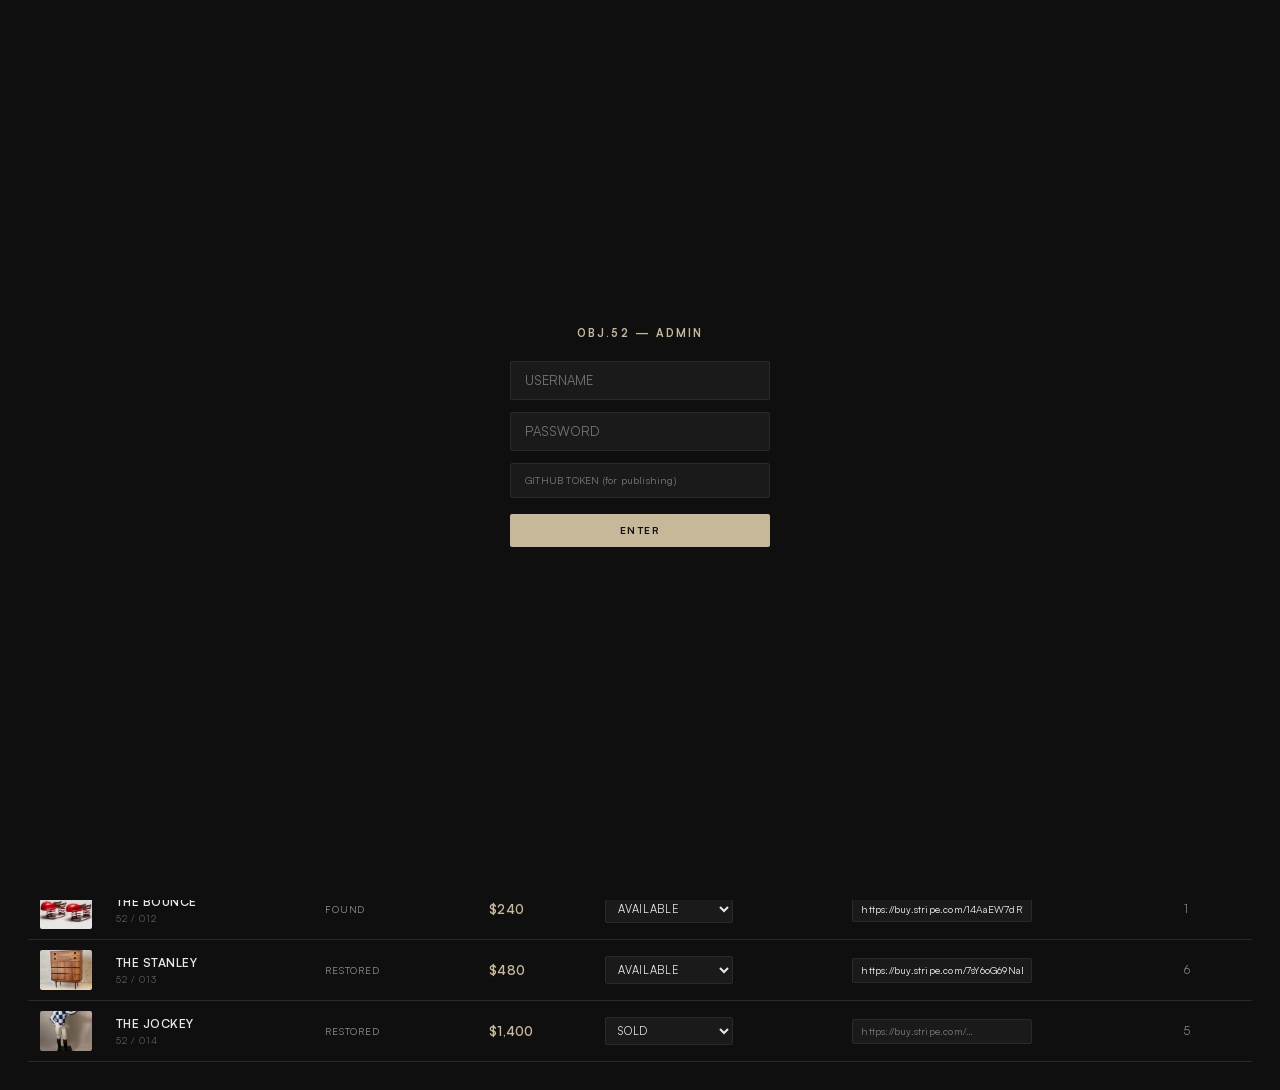
<file: admin.html>
<!DOCTYPE html>
<html lang="en">
<head>
  <meta charset="UTF-8">
  <meta name="viewport" content="width=device-width, initial-scale=1.0">
  <title>OBJ.52 — Admin</title>

  <style>
    @font-face {
      font-family: 'Satoshi';
      src: url('Satoshi_Complete/Fonts/WEB/fonts/Satoshi-Variable.woff2') format('woff2'),
           url('Satoshi_Complete/Fonts/WEB/fonts/Satoshi-Variable.woff') format('woff');
      font-weight: 300 900;
      font-style: normal;
      font-display: swap;
    }
  </style>

  <style>
    /* ── Login overlay ── */
    #loginOverlay {
      position: fixed;
      inset: 0;
      background: #0f0f0f;
      display: flex;
      align-items: center;
      justify-content: center;
      z-index: 9999;
      flex-direction: column;
      gap: 12px;
    }
    #loginOverlay h2 {
      font-size: 11px;
      font-weight: 700;
      letter-spacing: 0.2em;
      color: #c8b89a;
      margin-bottom: 8px;
    }
    #loginOverlay input {
      display: block;
      width: 260px;
      background: #1a1a1a;
      border: 1px solid #2a2a2a;
      color: #e8e8e5;
      font-family: inherit;
      font-size: 13px;
      padding: 10px 14px;
      border-radius: 2px;
      outline: none;
      transition: border-color 0.15s;
    }
    #loginOverlay input:focus { border-color: #c8b89a; }
    #loginOverlay button {
      width: 260px;
      padding: 10px;
      background: #c8b89a;
      border: none;
      color: #0f0f0f;
      font-family: inherit;
      font-size: 10px;
      font-weight: 700;
      letter-spacing: 0.14em;
      cursor: pointer;
      border-radius: 2px;
      margin-top: 4px;
    }
    #loginError {
      font-size: 10px;
      color: #9a4a4a;
      letter-spacing: 0.06em;
      height: 16px;
    }
  </style>

  <style>
    *, *::before, *::after { box-sizing: border-box; margin: 0; padding: 0; }

    :root {
      --bg:       #0f0f0f;
      --surface:  #1a1a1a;
      --border:   #2a2a2a;
      --muted:    #555;
      --text:     #e8e8e5;
      --dim:      #888;
      --accent:   #c8b89a;
      --green:    #4a9a6a;
      --red:      #9a4a4a;
      --yellow:   #9a8a4a;
      --blue:     #4a6a9a;
    }

    body {
      font-family: 'Satoshi', -apple-system, sans-serif;
      background: var(--bg);
      color: var(--text);
      font-size: 13px;
      letter-spacing: 0.02em;
      min-height: 100vh;
    }

    /* ── Header ── */
    .admin-header {
      display: flex;
      align-items: center;
      justify-content: space-between;
      padding: 16px 28px;
      border-bottom: 1px solid var(--border);
      position: sticky;
      top: 0;
      background: var(--bg);
      z-index: 100;
    }
    .admin-header h1 {
      font-size: 13px;
      font-weight: 600;
      letter-spacing: 0.12em;
      color: var(--accent);
    }
    .admin-header span {
      font-size: 11px;
      color: var(--muted);
      letter-spacing: 0.08em;
    }

    /* ── Tabs ── */
    .tab-nav {
      display: flex;
      gap: 0;
      border-bottom: 1px solid var(--border);
    }
    .tab-btn {
      padding: 12px 24px;
      background: none;
      border: none;
      border-bottom: 2px solid transparent;
      color: var(--muted);
      font-family: inherit;
      font-size: 11px;
      font-weight: 600;
      letter-spacing: 0.1em;
      cursor: pointer;
      transition: color 0.15s, border-color 0.15s;
      margin-bottom: -1px;
    }
    .tab-btn:hover { color: var(--text); }
    .tab-btn.active { color: var(--text); border-bottom-color: var(--accent); }

    .tab-panel { display: none; padding: 28px; }
    .tab-panel.active { display: block; }

    /* ── Archive tab ── */
    .archive-toolbar {
      display: flex;
      align-items: center;
      justify-content: space-between;
      margin-bottom: 20px;
    }
    .archive-toolbar p {
      font-size: 11px;
      color: var(--muted);
      letter-spacing: 0.06em;
    }

    .piece-table {
      width: 100%;
      border-collapse: collapse;
    }
    .piece-table th {
      text-align: left;
      font-size: 10px;
      font-weight: 600;
      letter-spacing: 0.12em;
      color: var(--muted);
      padding: 8px 12px;
      border-bottom: 1px solid var(--border);
    }
    .piece-table td {
      padding: 10px 12px;
      border-bottom: 1px solid var(--border);
      vertical-align: middle;
    }
    .piece-table tr:hover td { background: var(--surface); }

    .thumb {
      width: 52px;
      height: 40px;
      object-fit: cover;
      border-radius: 2px;
      display: block;
      background: var(--border);
    }

    .piece-name {
      font-weight: 600;
      font-size: 12px;
      letter-spacing: 0.04em;
    }
    .piece-desig {
      font-size: 10px;
      color: var(--muted);
      letter-spacing: 0.08em;
      margin-top: 2px;
    }

    .status-badge {
      display: inline-block;
      padding: 3px 8px;
      font-size: 9px;
      font-weight: 700;
      letter-spacing: 0.1em;
      border-radius: 2px;
    }
    .status-AVAILABLE  { background: rgba(74,154,106,0.15); color: #6dba8a; }
    .status-SOLD       { background: rgba(154,74,74,0.15);  color: #ba6d6d; }
    .status-ARCHIVED   { background: rgba(85,85,85,0.15);   color: var(--muted); }
    .status-COMMISSIONED { background: rgba(74,106,154,0.15); color: #6d8aba; }

    .status-select {
      background: var(--surface);
      border: 1px solid var(--border);
      color: var(--text);
      font-family: inherit;
      font-size: 11px;
      letter-spacing: 0.06em;
      padding: 5px 8px;
      border-radius: 2px;
      cursor: pointer;
    }
    .status-select:focus { outline: none; border-color: var(--accent); }

    .price-cell { font-weight: 600; color: var(--accent); }
    .type-cell  { font-size: 10px; letter-spacing: 0.08em; color: var(--dim); }

    /* ── Export output ── */
    .export-area {
      margin-top: 24px;
      display: none;
    }
    .export-area.visible { display: block; }
    .export-header {
      display: flex;
      align-items: center;
      justify-content: space-between;
      margin-bottom: 10px;
    }
    .export-header p {
      font-size: 11px;
      color: var(--muted);
      letter-spacing: 0.06em;
    }
    .export-code {
      background: #111;
      border: 1px solid var(--border);
      border-radius: 4px;
      padding: 16px;
      font-family: 'Menlo', 'Consolas', monospace;
      font-size: 11px;
      color: #c8d8b8;
      white-space: pre;
      overflow: auto;
      max-height: 400px;
      line-height: 1.5;
    }

    /* ── Buttons ── */
    .btn {
      padding: 9px 18px;
      font-family: inherit;
      font-size: 10px;
      font-weight: 700;
      letter-spacing: 0.12em;
      border: none;
      border-radius: 2px;
      cursor: pointer;
      transition: opacity 0.15s;
    }
    .btn:hover { opacity: 0.8; }
    .btn:active { opacity: 0.6; }
    .btn-primary { background: var(--accent); color: #0f0f0f; }
    .btn-outline { background: none; border: 1px solid var(--border); color: var(--text); }
    .btn-green   { background: var(--green); color: #fff; }
    .btn-sm { padding: 6px 12px; font-size: 9px; }

    /* ── Add Piece tab ── */
    .form-grid {
      display: grid;
      grid-template-columns: 1fr 1fr;
      gap: 16px;
      max-width: 900px;
    }
    .form-grid .span2 { grid-column: 1 / -1; }

    .form-section {
      max-width: 900px;
      margin-bottom: 32px;
    }
    .form-section-title {
      font-size: 10px;
      font-weight: 700;
      letter-spacing: 0.14em;
      color: var(--accent);
      margin-bottom: 16px;
      padding-bottom: 8px;
      border-bottom: 1px solid var(--border);
    }

    .field {
      display: flex;
      flex-direction: column;
      gap: 6px;
    }
    .field label {
      font-size: 10px;
      font-weight: 600;
      letter-spacing: 0.1em;
      color: var(--muted);
    }
    .field input,
    .field textarea,
    .field select {
      background: var(--surface);
      border: 1px solid var(--border);
      color: var(--text);
      font-family: inherit;
      font-size: 12px;
      padding: 9px 12px;
      border-radius: 2px;
      outline: none;
      transition: border-color 0.15s;
      width: 100%;
    }
    .field input:focus,
    .field textarea:focus,
    .field select:focus { border-color: var(--accent); }
    .field textarea { resize: vertical; min-height: 80px; line-height: 1.5; }
    .field .hint {
      font-size: 10px;
      color: var(--muted);
      letter-spacing: 0.04em;
    }

    /* history rows */
    .history-row {
      display: grid;
      grid-template-columns: 120px 1fr 32px;
      gap: 8px;
      align-items: center;
      margin-bottom: 8px;
    }
    .history-row input {
      background: var(--surface);
      border: 1px solid var(--border);
      color: var(--text);
      font-family: inherit;
      font-size: 12px;
      padding: 8px 10px;
      border-radius: 2px;
      outline: none;
      width: 100%;
    }
    .history-row input:focus { border-color: var(--accent); }
    .remove-row-btn {
      width: 28px;
      height: 28px;
      background: none;
      border: 1px solid var(--border);
      color: var(--muted);
      font-size: 14px;
      cursor: pointer;
      border-radius: 2px;
      display: flex;
      align-items: center;
      justify-content: center;
      flex-shrink: 0;
    }
    .remove-row-btn:hover { color: var(--text); border-color: var(--muted); }

    .add-row-btn {
      background: none;
      border: 1px dashed var(--border);
      color: var(--muted);
      font-family: inherit;
      font-size: 10px;
      letter-spacing: 0.08em;
      padding: 7px 14px;
      cursor: pointer;
      border-radius: 2px;
      margin-top: 4px;
    }
    .add-row-btn:hover { color: var(--text); border-color: var(--muted); }

    .form-actions {
      display: flex;
      gap: 12px;
      align-items: center;
      padding-top: 24px;
      border-top: 1px solid var(--border);
      max-width: 900px;
      margin-top: 32px;
    }

    .preview-area {
      margin-top: 24px;
      max-width: 900px;
      display: none;
    }
    .preview-area.visible { display: block; }
    .preview-area .export-header {
      margin-bottom: 10px;
    }

    /* flash */
    .flash {
      position: fixed;
      bottom: 24px;
      right: 24px;
      background: var(--green);
      color: #fff;
      font-size: 11px;
      font-weight: 600;
      letter-spacing: 0.1em;
      padding: 10px 18px;
      border-radius: 2px;
      opacity: 0;
      pointer-events: none;
      transition: opacity 0.2s;
      z-index: 999;
    }
    .flash.show { opacity: 1; }

    /* next ID display */
    #nextIdDisplay {
      font-weight: 700;
      color: var(--accent);
    }
  </style>
</head>
<body>

  <!-- ── Login screen ── -->
  <div id="loginOverlay">
    <h2>OBJ.52 — ADMIN</h2>
    <input type="text"     id="loginUser" placeholder="USERNAME" autocomplete="username">
    <input type="password" id="loginPass" placeholder="PASSWORD" autocomplete="current-password">
    <input type="text" id="loginToken" placeholder="GITHUB TOKEN (for publishing)" autocomplete="off" style="font-size:10px;letter-spacing:0.02em;">
    <button id="loginBtn">ENTER</button>
    <span id="loginError"></span>
  </div>

  <script src="data.js"></script>
  <script>
    /* ═══════════════════════════════════════════════
       ADMIN CREDENTIALS — change username and password here
       ═══════════════════════════════════════════════ */
    const ADMIN_USER = 'admin';
    const ADMIN_PASS = 'admin';
    /* ═══════════════════════════════════════════════ */

    /* ═══════════════════════════════════════════════
       GITHUB CONFIG — token is entered at login, never stored in code
       ═══════════════════════════════════════════════ */
    const GITHUB_REPO   = 'VincentFeliciano/OBJ';
    const GITHUB_BRANCH = 'main';
    const GITHUB_FILE   = 'data.js';
    /* ═══════════════════════════════════════════════ */

    /* Token lives only in sessionStorage — cleared when tab closes */
    function getToken() { return sessionStorage.getItem('obj52_token') || ''; }

    (function() {
      const overlay = document.getElementById('loginOverlay');

      /* Stay logged in for the session */
      if (sessionStorage.getItem('obj52_auth') === '1') {
        overlay.style.display = 'none';
        return;
      }

      function attempt() {
        const u = document.getElementById('loginUser').value.trim();
        const p = document.getElementById('loginPass').value;
        const t = document.getElementById('loginToken').value.trim();
        if (u === ADMIN_USER && p === ADMIN_PASS) {
          sessionStorage.setItem('obj52_auth', '1');
          if (t) sessionStorage.setItem('obj52_token', t);
          overlay.style.display = 'none';
        } else {
          const err = document.getElementById('loginError');
          err.textContent = 'INCORRECT CREDENTIALS';
          setTimeout(() => { err.textContent = ''; }, 2000);
        }
      }

      document.getElementById('loginBtn').addEventListener('click', attempt);
      ['loginUser', 'loginPass', 'loginToken'].forEach(id => {
        document.getElementById(id).addEventListener('keydown', e => {
          if (e.key === 'Enter') attempt();
        });
      });
    })();
  </script>

  <div class="admin-header">
    <h1>OBJ.52 — ADMIN</h1>
    <div style="display:flex;align-items:center;gap:20px;">
      <span>ARCHIVE MANAGEMENT</span>
      <button id="logoutBtn" style="font-size:10px;font-weight:600;letter-spacing:0.1em;color:var(--muted);background:none;border:1px solid var(--border);padding:5px 12px;cursor:pointer;font-family:inherit;transition:color 0.15s,border-color 0.15s;">LOG OUT</button>
    </div>
  </div>

  <nav class="tab-nav">
    <button class="tab-btn active" data-tab="archive">ARCHIVE</button>
    <button class="tab-btn" data-tab="add">ADD PIECE</button>
  </nav>

  <!-- ══════════════════════════════════ ARCHIVE TAB ══ -->
  <div id="tab-archive" class="tab-panel active">
    <div class="archive-toolbar">
      <p>
        <span id="pieceCount">0</span> PIECES IN ARCHIVE &nbsp;·&nbsp;
        NEXT ID: <span id="nextIdDisplay">—</span>
      </p>
      <div style="display:flex;gap:10px;align-items:center;">
        <button class="btn btn-outline btn-sm" id="cancelChangesBtn" style="display:none">CANCEL</button>
        <button class="btn btn-primary" id="exportBtn">GENERATE data.js</button>
        <button class="btn btn-green" id="publishBtn" style="display:none">SAVE &amp; PUBLISH</button>
      </div>
    </div>

    <table class="piece-table" id="pieceTable">
      <thead>
        <tr>
          <th style="width:60px"></th>
          <th>PIECE</th>
          <th>TYPE</th>
          <th>PRICE</th>
          <th>STATUS</th>
          <th>STRIPE LINK</th>
          <th style="width:80px">IMAGES</th>
        </tr>
      </thead>
      <tbody id="pieceTableBody"></tbody>
    </table>

    <div class="export-area" id="exportArea">
      <div class="export-header">
        <p id="exportAreaLabel">COPY THE CONTENT BELOW AND REPLACE YOUR data.js FILE</p>
        <div style="display:flex;gap:10px;">
          <button class="btn btn-outline btn-sm" id="downloadBtn">DOWNLOAD</button>
          <button class="btn btn-green btn-sm" id="copyExportBtn">COPY TO CLIPBOARD</button>
        </div>
      </div>
      <div class="export-code" id="exportCode"></div>
    </div>

    <!-- Git output (server mode only) -->
    <div class="export-area" id="gitOutput" style="margin-top:16px;">
      <div class="export-header">
        <p id="gitStatusMsg">—</p>
      </div>
      <div class="export-code" id="gitLog" style="max-height:160px;"></div>
    </div>
  </div>

  <!-- ══════════════════════════════════ ADD PIECE TAB ══ -->
  <div id="tab-add" class="tab-panel">

    <div class="form-section">
      <div class="form-section-title">IDENTITY</div>
      <div class="form-grid">
        <div class="field">
          <label>NAME *</label>
          <input type="text" id="f-name" placeholder="THE CABINET">
          <span class="hint">Will be uppercased automatically.</span>
        </div>
        <div class="field">
          <label>SUBTITLE *</label>
          <input type="text" id="f-subtitle" placeholder="Walnut Sideboard · 1960s">
        </div>
        <div class="field">
          <label>TYPE *</label>
          <select id="f-type">
            <option value="FOUND">FOUND</option>
            <option value="RESTORED" selected>RESTORED</option>
            <option value="REFORMATTED">REFORMATTED</option>
          </select>
        </div>
        <div class="field">
          <label>STATUS *</label>
          <select id="f-status">
            <option value="AVAILABLE" selected>AVAILABLE</option>
            <option value="SOLD">SOLD</option>
            <option value="ARCHIVED">ARCHIVED</option>
            <option value="COMMISSIONED">COMMISSIONED</option>
          </select>
        </div>
        <div class="field">
          <label>PRICE *</label>
          <input type="text" id="f-price" placeholder="$1,200">
        </div>
        <div class="field">
          <label>EDITION</label>
          <input type="text" id="f-edition" placeholder="ONE OF ONE" value="ONE OF ONE">
        </div>
      </div>
    </div>

    <div class="form-section">
      <div class="form-section-title">PROVENANCE</div>
      <div class="form-grid">
        <div class="field">
          <label>ERA *</label>
          <input type="text" id="f-era" placeholder="c. 1960s">
        </div>
        <div class="field">
          <label>FOUND AT *</label>
          <input type="text" id="f-found" placeholder="Estate Sale, Hudson, NY">
        </div>
        <div class="field">
          <label>YEAR RESTORED</label>
          <input type="text" id="f-restored" placeholder="2026" value="2026">
        </div>
        <div class="field">
          <label>RESTORATION TIME</label>
          <input type="text" id="f-restorationTime" placeholder="6 hrs">
        </div>
      </div>
    </div>

    <div class="form-section">
      <div class="form-section-title">PHYSICAL</div>
      <div class="form-grid">
        <div class="field span2">
          <label>MATERIALS *</label>
          <textarea id="f-materials" placeholder="One material per line:&#10;Solid Walnut&#10;Brass Hardware&#10;Original Glass"></textarea>
        </div>
        <div class="field">
          <label>DIMENSIONS</label>
          <input type="text" id="f-dimensions" placeholder='48"W × 18"D × 32"H'>
        </div>
      </div>
    </div>

    <div class="form-section">
      <div class="form-section-title">NARRATIVE</div>
      <div class="form-grid">
        <div class="field span2">
          <label>STORY *</label>
          <textarea id="f-story" style="min-height:100px" placeholder="The story of this piece — where it came from, what it meant, why it matters."></textarea>
        </div>
        <div class="field span2">
          <label>RESTORATION DESCRIPTION *</label>
          <textarea id="f-restorationDesc" style="min-height:100px" placeholder="What was done during restoration. Be specific and honest."></textarea>
        </div>
        <div class="field span2">
          <label>MAKER'S NOTE *</label>
          <textarea id="f-makersNote" placeholder="A brief personal note. One or two sentences."></textarea>
        </div>
      </div>
    </div>

    <div class="form-section">
      <div class="form-section-title">LISTS</div>
      <div class="form-grid">
        <div class="field">
          <label>PRESERVED</label>
          <textarea id="f-preserved" placeholder="One item per line:&#10;Original veneer&#10;Brass hardware"></textarea>
        </div>
        <div class="field">
          <label>REBUILT</label>
          <textarea id="f-rebuilt" placeholder="One item per line:&#10;Drawer slides replaced&#10;Surface refinished"></textarea>
        </div>
        <div class="field span2">
          <label>RESTORATION MATERIALS</label>
          <textarea id="f-restorationMaterials" placeholder="One item per line:&#10;Danish oil&#10;320 grit paper"></textarea>
        </div>
      </div>
    </div>

    <div class="form-section">
      <div class="form-section-title">OBJECT HISTORY</div>
      <div id="historyRows"></div>
      <button class="add-row-btn" id="addHistoryRow">+ ADD YEAR</button>
    </div>

    <div class="form-section">
      <div class="form-section-title">IMAGES</div>
      <div class="form-grid">
        <div class="field">
          <label>FOLDER NAME *</label>
          <input type="text" id="f-folder" placeholder="cabinet">
          <span class="hint">Folder must exist in the project directory.</span>
        </div>
        <div class="field">
          <label>IMAGE FILES *</label>
          <textarea id="f-images" placeholder="One filename per line:&#10;front.jpg&#10;side.webp&#10;detail.jpg"></textarea>
        </div>
        <div class="field span2">
          <label>STRIPE PAYMENT LINK</label>
          <input type="text" id="f-paymentLink" placeholder="https://buy.stripe.com/…">
          <span class="hint">Create a Payment Link in your Stripe dashboard, paste the URL here.</span>
        </div>
      </div>
    </div>

    <div class="form-actions">
      <button class="btn btn-primary" id="generateBtn">GENERATE ENTRY</button>
      <button class="btn btn-outline" id="clearFormBtn">CLEAR FORM</button>
      <span id="formMsg" style="font-size:11px;color:var(--muted);letter-spacing:0.06em;"></span>
    </div>

    <div class="preview-area" id="previewArea">
      <div class="export-header">
        <p>PASTE THIS ENTRY INTO data.js BEFORE THE CLOSING <code style="color:var(--accent)">];</code></p>
        <button class="btn btn-green btn-sm" id="copyEntryBtn">COPY ENTRY</button>
      </div>
      <div class="export-code" id="previewCode"></div>
    </div>

  </div>

  <div class="flash" id="flash">COPIED</div>

  <script>
    /* ── Logout ── */
    document.getElementById('logoutBtn').addEventListener('click', () => {
      sessionStorage.removeItem('obj52_auth');
      sessionStorage.removeItem('obj52_token');
      document.getElementById('loginOverlay').style.display = 'flex';
      document.getElementById('loginUser').value = '';
      document.getElementById('loginPass').value = '';
      document.getElementById('loginToken').value = '';
    });

    /* ── Tabs ── */
    document.querySelectorAll('.tab-btn').forEach(btn => {
      btn.addEventListener('click', () => {
        document.querySelectorAll('.tab-btn').forEach(b => b.classList.remove('active'));
        document.querySelectorAll('.tab-panel').forEach(p => p.classList.remove('active'));
        btn.classList.add('active');
        document.getElementById('tab-' + btn.dataset.tab).classList.add('active');
      });
    });

    /* ── Flash helper ── */
    function flash(msg = 'COPIED') {
      const el = document.getElementById('flash');
      el.textContent = msg;
      el.classList.add('show');
      setTimeout(() => el.classList.remove('show'), 1800);
    }

    /* ── Work with a mutable copy of PIECES ── */
    let workingPieces = PIECES.map(p => Object.assign({}, p));

    /* ── Next ID ── */
    function getNextId() {
      const max = workingPieces.reduce((m, p) => Math.max(m, parseInt(p.id) || 0), 0);
      return String(max + 1).padStart(3, '0');
    }

    /* ── Build archive table ── */
    function buildTable() {
      const tbody = document.getElementById('pieceTableBody');
      tbody.innerHTML = '';
      workingPieces.forEach((piece, i) => {
        const tr = document.createElement('tr');
        const imgSrc = piece.folder && piece.images && piece.images[0]
          ? `${piece.folder}/${piece.images[0]}` : '';

        tr.innerHTML = `
          <td>
            ${imgSrc ? `<img class="thumb" src="${imgSrc}" alt="${piece.name}" onerror="this.style.display='none'">` : '<div class="thumb"></div>'}
          </td>
          <td>
            <div class="piece-name">${piece.name}</div>
            <div class="piece-desig">${piece.designation}</div>
          </td>
          <td class="type-cell">${piece.type}</td>
          <td class="price-cell">${piece.price}</td>
          <td>
            <select class="status-select" data-idx="${i}">
              <option value="AVAILABLE"   ${piece.status==='AVAILABLE'  ?'selected':''}>AVAILABLE</option>
              <option value="SOLD"        ${piece.status==='SOLD'       ?'selected':''}>SOLD</option>
              <option value="ARCHIVED"    ${piece.status==='ARCHIVED'   ?'selected':''}>ARCHIVED</option>
              <option value="COMMISSIONED"${piece.status==='COMMISSIONED'?'selected':''}>COMMISSIONED</option>
            </select>
          </td>
          <td>
            <input class="status-select payment-link-input" data-idx="${i}" type="text"
              placeholder="https://buy.stripe.com/…"
              value="${piece.paymentLink || ''}"
              style="width:180px;font-size:10px;letter-spacing:0.02em;">
          </td>
          <td style="color:var(--dim);font-size:11px;">${piece.images ? piece.images.length : 0}</td>
        `;
        tbody.appendChild(tr);
      });

      /* Status change handlers */
      tbody.querySelectorAll('.status-select').forEach(sel => {
        sel.addEventListener('change', () => {
          const idx = parseInt(sel.dataset.idx);
          workingPieces[idx].status = sel.value;
          document.getElementById('cancelChangesBtn').style.display = '';
          document.getElementById('exportArea').classList.remove('visible');
        });
      });

      /* Payment link handlers */
      tbody.querySelectorAll('.payment-link-input').forEach(input => {
        input.addEventListener('input', () => {
          const idx = parseInt(input.dataset.idx);
          workingPieces[idx].paymentLink = input.value.trim();
          document.getElementById('cancelChangesBtn').style.display = '';
          document.getElementById('exportArea').classList.remove('visible');
        });
      });

      document.getElementById('pieceCount').textContent = workingPieces.length;
      document.getElementById('nextIdDisplay').textContent = '52 / ' + getNextId();
    }

    buildTable();

    /* Cancel changes */
    document.getElementById('cancelChangesBtn').addEventListener('click', () => {
      workingPieces = PIECES.map(p => Object.assign({}, p));
      buildTable();
      document.getElementById('cancelChangesBtn').style.display = 'none';
      document.getElementById('exportArea').classList.remove('visible');
    });

    /* ── Serialiser ── */
    function esc(s) {
      return String(s || '').replace(/\\/g, '\\\\').replace(/"/g, '\\"');
    }

    function serializeArr(arr) {
      return `[${(arr || []).map(s => `"${esc(s)}"`).join(', ')}]`;
    }

    function serializeMultiArr(arr) {
      if (!arr || arr.length === 0) return '[]';
      return `[\n      ${(arr).map(s => `"${esc(s)}"`).join(',\n      ')}\n    ]`;
    }

    function serializeHistory(arr) {
      if (!arr || arr.length === 0) return '[]';
      return `[\n      ${arr.map(h => `{ year: "${esc(h.year)}", event: "${esc(h.event)}" }`).join(',\n      ')}\n    ]`;
    }

    function serializePiece(p) {
      return `  {
    id: "${esc(p.id)}",
    designation: "${esc(p.designation)}",
    name: "${esc(p.name)}",
    subtitle: "${esc(p.subtitle)}",
    status: "${esc(p.status)}",
    type: "${esc(p.type)}",
    era: "${esc(p.era)}",
    found: "${esc(p.found)}",
    materials: ${serializeArr(p.materials)},
    dimensions: '${String(p.dimensions || '').replace(/'/g, "\\'")}',
    edition: "${esc(p.edition)}",
    restored: "${esc(p.restored)}",
    restorationTime: "${esc(p.restorationTime)}",
    price: "${esc(p.price)}",

    story: "${esc(p.story)}",

    restorationDesc: "${esc(p.restorationDesc)}",

    preserved: ${serializeMultiArr(p.preserved)},
    rebuilt: ${serializeMultiArr(p.rebuilt)},

    makersNote: "${esc(p.makersNote)}",

    restorationMaterials: ${serializeArr(p.restorationMaterials)},

    objectHistory: ${serializeHistory(p.objectHistory)},

    folder: "${esc(p.folder)}",
    images: ${serializeMultiArr(p.images)},
    paymentLink: "${esc(p.paymentLink || '')}"
  }`;
    }

    function serializeDataJs(pieces) {
      const entries = pieces.map(serializePiece).join(',\n\n');
      return `/* =========================================\n   OBJ.52 — data.js\n\n   HOW TO ADD A NEW PIECE:\n   Copy an entry, paste before the closing ];\n   Update all fields. Save. Done.\n\n   STATUS: AVAILABLE | SOLD | ARCHIVED | COMMISSIONED\n   ========================================= */\n\nconst PIECES = [\n${entries}\n\n  /* ── ADD NEW PIECES ABOVE THIS LINE ─── */\n];\n`;
    }

    /* ── Always show publish button ── */
    document.getElementById('publishBtn').style.display = '';
    document.getElementById('exportAreaLabel').textContent = 'PREVIEW — click SAVE & PUBLISH to replace data.js on GitHub';

    /* ── Export button ── */
    document.getElementById('exportBtn').addEventListener('click', () => {
      const code = serializeDataJs(workingPieces);
      document.getElementById('exportCode').textContent = code;
      const area = document.getElementById('exportArea');
      area.classList.add('visible');
      area.scrollIntoView({ behavior: 'smooth', block: 'start' });
    });

    /* ── GitHub API publish ── */
    async function publishToGitHub(content) {
      const apiBase = `https://api.github.com/repos/${GITHUB_REPO}/contents/${GITHUB_FILE}`;
      const headers = {
        'Authorization': `Bearer ${getToken()}`,
        'Accept': 'application/vnd.github.v3+json',
        'Content-Type': 'application/json',
      };

      /* Get current file SHA */
      const getRes = await fetch(`${apiBase}?ref=${GITHUB_BRANCH}`, { headers });
      if (!getRes.ok) throw new Error(`Could not read existing file: ${getRes.status}`);
      const { sha } = await getRes.json();

      /* Base64-encode the new content (handles Unicode safely) */
      const bytes = new TextEncoder().encode(content);
      let binary = '';
      bytes.forEach(b => binary += String.fromCharCode(b));
      const encoded = btoa(binary);

      /* Replace file */
      const putRes = await fetch(apiBase, {
        method: 'PUT',
        headers,
        body: JSON.stringify({
          message: 'Update archive via OBJ.52 admin panel',
          content: encoded,
          sha,
          branch: GITHUB_BRANCH,
        }),
      });

      if (!putRes.ok) {
        const err = await putRes.json();
        throw new Error(err.message || `GitHub API error: ${putRes.status}`);
      }
      return await putRes.json();
    }

    document.getElementById('publishBtn').addEventListener('click', async () => {
      const btn    = document.getElementById('publishBtn');
      const gitOut = document.getElementById('gitOutput');
      const gitLog = document.getElementById('gitLog');
      const gitMsg = document.getElementById('gitStatusMsg');

      if (!getToken()) {
        gitOut.classList.add('visible');
        gitMsg.textContent = '✕ No GitHub token — log out and log back in with your token.';
        gitLog.textContent = '';
        return;
      }

      btn.textContent = 'PUBLISHING…';
      btn.disabled = true;
      gitOut.classList.add('visible');
      gitMsg.textContent = 'Replacing data.js on GitHub…';
      gitLog.textContent = '';

      try {
        const content = serializeDataJs(workingPieces);
        const result  = await publishToGitHub(content);
        gitMsg.textContent = '✓ data.js replaced and pushed to GitHub.';
        gitLog.textContent = `Commit: ${result.commit?.sha?.slice(0,7) || '—'}\n${result.commit?.message || ''}`;
        flash('PUBLISHED');
      } catch (e) {
        gitMsg.textContent = '✕ Publish failed.';
        const hint = e.message.includes('not accessible')
          ? e.message + '\n\nFix: use a classic token (github.com → Settings → Developer Settings → Tokens (classic)) with the "repo" scope checked.'
          : e.message;
        gitLog.textContent = hint;
      }

      btn.textContent = 'SAVE & PUBLISH';
      btn.disabled = false;
      gitOut.scrollIntoView({ behavior: 'smooth', block: 'start' });
    });

    document.getElementById('copyExportBtn').addEventListener('click', () => {
      const code = document.getElementById('exportCode').textContent;
      navigator.clipboard.writeText(code).then(() => flash('COPIED'));
    });

    document.getElementById('downloadBtn').addEventListener('click', () => {
      const code = document.getElementById('exportCode').textContent;
      const blob = new Blob([code], { type: 'text/javascript' });
      const a = document.createElement('a');
      a.href = URL.createObjectURL(blob);
      a.download = 'data.js';
      a.click();
    });

    /* ── History rows ── */
    let historyRowCount = 0;

    function addHistoryRow(year = '', event = '') {
      historyRowCount++;
      const id = historyRowCount;
      const div = document.createElement('div');
      div.className = 'history-row';
      div.dataset.rowId = id;
      div.innerHTML = `
        <input type="text" placeholder="c. 1960s" value="${esc(year)}" data-field="year">
        <input type="text" placeholder="Event description" value="${esc(event)}" data-field="event">
        <button class="remove-row-btn" title="Remove">×</button>
      `;
      div.querySelector('.remove-row-btn').addEventListener('click', () => div.remove());
      document.getElementById('historyRows').appendChild(div);
    }

    document.getElementById('addHistoryRow').addEventListener('click', () => addHistoryRow());

    /* Seed one row */
    addHistoryRow('2026', 'Entered archive');

    /* ── Get history from DOM ── */
    function getHistoryFromDOM() {
      return [...document.querySelectorAll('.history-row')].map(row => ({
        year:  row.querySelector('[data-field="year"]').value.trim(),
        event: row.querySelector('[data-field="event"]').value.trim()
      })).filter(h => h.year || h.event);
    }

    /* ── Lines helper ── */
    function lines(str) {
      return str.split('\n').map(s => s.trim()).filter(Boolean);
    }

    /* ── Generate entry ── */
    document.getElementById('generateBtn').addEventListener('click', () => {
      const msg = document.getElementById('formMsg');
      const name = document.getElementById('f-name').value.trim().toUpperCase();
      const folder = document.getElementById('f-folder').value.trim();
      const images = lines(document.getElementById('f-images').value);

      if (!name) { msg.textContent = '✕ Name is required.'; return; }
      if (!folder) { msg.textContent = '✕ Folder is required.'; return; }
      if (images.length === 0) { msg.textContent = '✕ At least one image filename is required.'; return; }
      msg.textContent = '';

      const nextId = getNextId();
      const piece = {
        id: nextId,
        designation: `52 / ${nextId}`,
        name: name,
        subtitle:          document.getElementById('f-subtitle').value.trim(),
        status:            document.getElementById('f-status').value,
        type:              document.getElementById('f-type').value,
        era:               document.getElementById('f-era').value.trim(),
        found:             document.getElementById('f-found').value.trim(),
        materials:         lines(document.getElementById('f-materials').value),
        dimensions:        document.getElementById('f-dimensions').value.trim(),
        edition:           document.getElementById('f-edition').value.trim() || 'ONE OF ONE',
        restored:          document.getElementById('f-restored').value.trim(),
        restorationTime:   document.getElementById('f-restorationTime').value.trim(),
        price:             document.getElementById('f-price').value.trim(),
        story:             document.getElementById('f-story').value.trim(),
        restorationDesc:   document.getElementById('f-restorationDesc').value.trim(),
        preserved:         lines(document.getElementById('f-preserved').value),
        rebuilt:           lines(document.getElementById('f-rebuilt').value),
        makersNote:        document.getElementById('f-makersNote').value.trim(),
        restorationMaterials: lines(document.getElementById('f-restorationMaterials').value),
        objectHistory:     getHistoryFromDOM(),
        folder:            folder,
        images:            images,
        paymentLink:       document.getElementById('f-paymentLink').value.trim()
      };

      const entry = ',\n\n' + serializePiece(piece) + '\n\n  /* ── ADD NEW PIECES ABOVE THIS LINE ─── */';
      document.getElementById('previewCode').textContent = serializePiece(piece);
      const area = document.getElementById('previewArea');
      area.classList.add('visible');
      area.scrollIntoView({ behavior: 'smooth', block: 'start' });
    });

    document.getElementById('copyEntryBtn').addEventListener('click', () => {
      const code = document.getElementById('previewCode').textContent;
      navigator.clipboard.writeText(code).then(() => flash('ENTRY COPIED'));
    });

    /* ── Clear form ── */
    document.getElementById('clearFormBtn').addEventListener('click', () => {
      ['f-name','f-subtitle','f-era','f-found','f-materials','f-dimensions',
       'f-restored','f-restorationTime','f-price','f-story','f-restorationDesc',
       'f-makersNote','f-restorationMaterials','f-preserved','f-rebuilt',
       'f-folder','f-images','f-paymentLink'].forEach(id => {
        const el = document.getElementById(id);
        if (el) el.value = el.defaultValue || '';
      });
      document.getElementById('f-type').value = 'RESTORED';
      document.getElementById('f-status').value = 'AVAILABLE';
      document.getElementById('f-edition').value = 'ONE OF ONE';
      document.getElementById('f-restored').value = '2026';
      document.getElementById('historyRows').innerHTML = '';
      historyRowCount = 0;
      addHistoryRow('2026', 'Entered archive');
      document.getElementById('previewArea').classList.remove('visible');
      document.getElementById('formMsg').textContent = '';
    });
  </script>
</body>
</html>
</file>
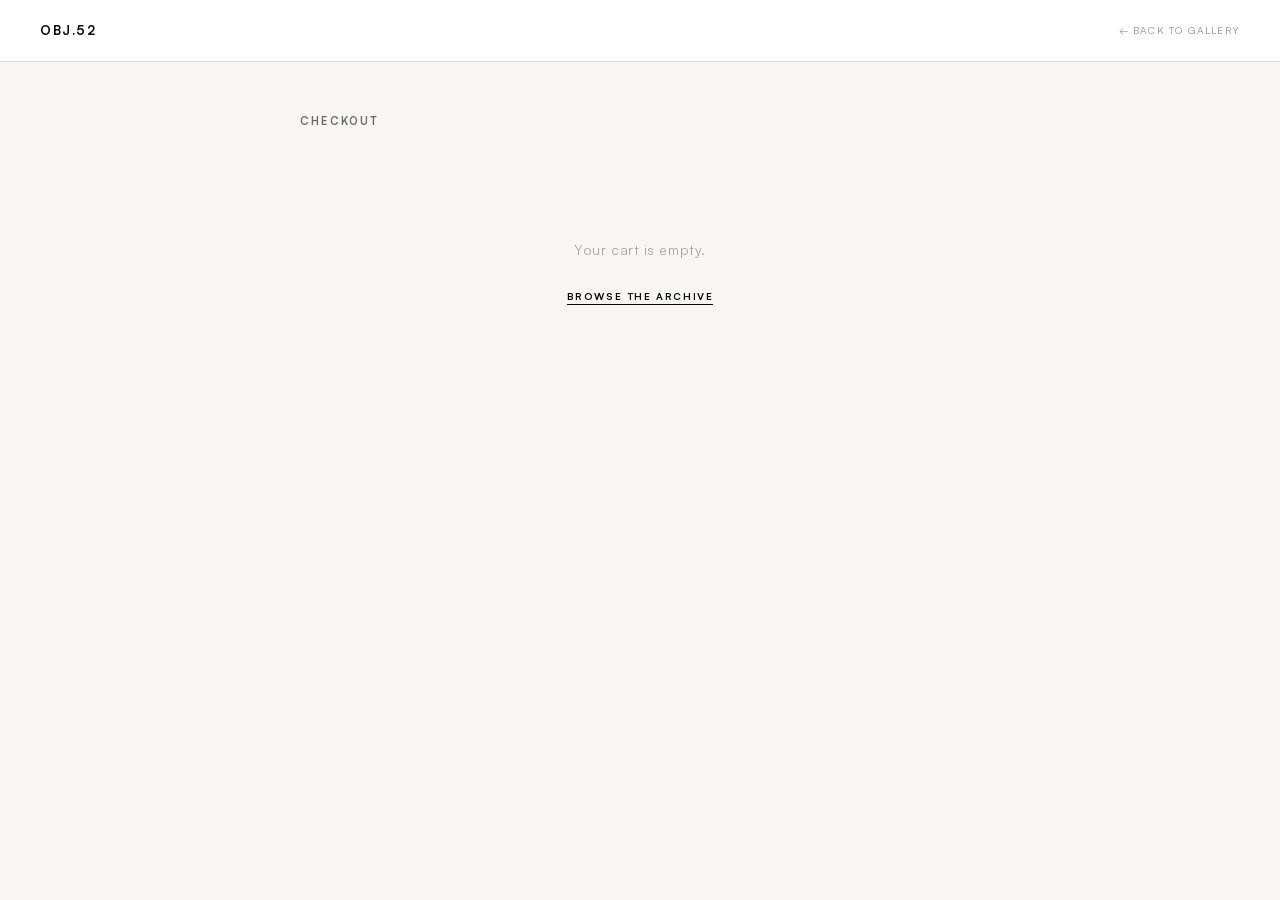
<file: checkout.html>
<!DOCTYPE html>
<html lang="en">
<head>
  <meta charset="UTF-8">
  <meta name="viewport" content="width=device-width, initial-scale=1.0">
  <title>OBJ.52 — Checkout</title>
  <link rel="icon" type="image/svg+xml" href="favicon.svg">
  <style>
    @font-face {
      font-family: 'Satoshi';
      src: url('Satoshi_Complete/Fonts/WEB/fonts/Satoshi-Variable.woff2') format('woff2'),
           url('Satoshi_Complete/Fonts/WEB/fonts/Satoshi-Variable.woff') format('woff');
      font-weight: 300 900;
      font-style: normal;
      font-display: swap;
    }

    *, *::before, *::after { box-sizing: border-box; margin: 0; padding: 0; }

    :root {
      --black:    #0A0A0A;
      --off:      #F7F6F2;
      --gray-100: #EFEEEA;
      --gray-200: #DDDCD8;
      --gray-400: #A8A7A2;
      --gray-600: #6B6A65;
      --font: 'Satoshi', system-ui, sans-serif;
    }

    body {
      font-family: var(--font);
      background: var(--off);
      color: var(--black);
      min-height: 100vh;
      -webkit-font-smoothing: antialiased;
    }

    .co-header {
      display: flex;
      align-items: center;
      justify-content: space-between;
      padding: 22px 40px;
      border-bottom: 1px solid var(--gray-200);
      background: #fff;
    }
    .co-logo { font-size: 13px; font-weight: 700; letter-spacing: 0.12em; color: var(--black); text-decoration: none; }
    .co-back { font-size: 10px; font-weight: 500; letter-spacing: 0.12em; color: var(--gray-400); text-decoration: none; transition: color 0.14s; }
    .co-back:hover { color: var(--black); }

    .co-body { max-width: 760px; margin: 0 auto; padding: 52px 40px 80px; }

    .co-title { font-size: 11px; font-weight: 700; letter-spacing: 0.2em; color: var(--gray-600); margin-bottom: 32px; }

    .co-empty { text-align: center; padding: 80px 0; }
    .co-empty p { font-size: 14px; color: var(--gray-400); margin-bottom: 24px; letter-spacing: 0.04em; }
    .co-empty a { font-size: 10px; font-weight: 700; letter-spacing: 0.16em; color: var(--black); text-decoration: none; border-bottom: 1px solid var(--black); padding-bottom: 2px; }

    .co-item {
      display: grid;
      grid-template-columns: 72px 1fr auto;
      gap: 20px;
      align-items: center;
      padding: 20px 0;
      border-bottom: 1px solid var(--gray-200);
    }
    .co-item-img { width: 72px; height: 72px; object-fit: cover; background: var(--gray-100); display: block; border-radius: 2px; }
    .co-item-desig { font-size: 9px; font-weight: 600; letter-spacing: 0.14em; color: var(--gray-400); margin-bottom: 4px; }
    .co-item-name  { font-size: 15px; font-weight: 700; margin-bottom: 2px; }
    .co-item-price { font-size: 13px; font-weight: 500; color: var(--gray-600); }

    .co-pay-btn {
      display: inline-block;
      background: var(--black);
      color: #fff;
      font-family: var(--font);
      font-size: 10px;
      font-weight: 700;
      letter-spacing: 0.16em;
      padding: 11px 20px;
      border-radius: 2px;
      text-decoration: none;
      transition: background 0.14s;
      white-space: nowrap;
    }
    .co-pay-btn:hover { background: #1a1a1a; }

    .co-contact-btn {
      display: inline-block;
      background: none;
      color: var(--gray-600);
      font-family: var(--font);
      font-size: 10px;
      font-weight: 600;
      letter-spacing: 0.14em;
      padding: 10px 20px;
      border: 1px solid var(--gray-200);
      border-radius: 2px;
      text-decoration: none;
      transition: color 0.14s, border-color 0.14s;
      white-space: nowrap;
    }
    .co-contact-btn:hover { color: var(--black); border-color: var(--black); }

    .co-summary {
      border-top: 1px solid var(--black);
      padding-top: 20px;
      margin-top: 8px;
      display: flex;
      justify-content: space-between;
      align-items: flex-end;
      flex-wrap: wrap;
      gap: 20px;
    }
    .co-total-label  { font-size: 9px; font-weight: 700; letter-spacing: 0.18em; color: var(--gray-400); margin-bottom: 6px; }
    .co-total-amount { font-size: 32px; font-weight: 700; letter-spacing: -0.02em; }

    .co-note { margin-top: 20px; font-size: 11px; color: var(--gray-400); line-height: 1.7; }
    .co-stripe-badge { margin-top: 10px; font-size: 10px; color: var(--gray-400); letter-spacing: 0.04em; }

    @media (max-width: 600px) {
      .co-header { padding: 18px 20px; }
      .co-body   { padding: 36px 20px 60px; }
      .co-item   { grid-template-columns: 56px 1fr; grid-template-rows: auto auto; }
      .co-item-action { grid-column: 1 / -1; }
      .co-pay-btn, .co-contact-btn { width: 100%; text-align: center; display: block; }
    }
  </style>
</head>
<body>

<header class="co-header">
  <a class="co-logo" href="gallery.html">OBJ.52</a>
  <a class="co-back" href="gallery.html">← BACK TO GALLERY</a>
</header>

<main class="co-body">
  <div class="co-title">CHECKOUT</div>
  <div id="coContent"></div>
</main>

<script>
  function getCart() {
    /* Check URL param first (passed from gallery to work across all browsers/protocols) */
    try {
      const param = new URLSearchParams(window.location.search).get('cart');
      if (param) {
        const cart = JSON.parse(decodeURIComponent(param));
        if (Array.isArray(cart) && cart.length) return cart;
      }
    } catch {}
    /* Fall back to localStorage */
    try { return JSON.parse(localStorage.getItem('obj52_cart') || '[]'); } catch { return []; }
  }

  function render(pieces) {
    const cart = getCart();
    const el   = document.getElementById('coContent');

    if (!cart.length) {
      el.innerHTML = `
        <div class="co-empty">
          <p>Your cart is empty.</p>
          <a href="gallery.html">BROWSE THE ARCHIVE</a>
        </div>`;
      return;
    }

    const total = cart.reduce((sum, item) => {
      const n = parseFloat((item.price || '').replace(/[^0-9.]/g, ''));
      return sum + (isNaN(n) ? 0 : n);
    }, 0);

    const itemsHTML = cart.map(item => {
      /* Prefer image from PIECES if data.js loaded, otherwise blank placeholder */
      const p = pieces && pieces.find(p => p.id === item.id);
      const imgSrc = p && p.folder && p.images && p.images[0] ? `${p.folder}/${p.images[0]}` : '';

      /* paymentLink stored in cart at add-time; fall back to PIECES lookup */
      const link = item.paymentLink || (p && p.paymentLink) || '';
      const contactParams = new URLSearchParams({
        subject:     `Inquiry — ${item.designation}: ${item.name}`,
        name:        item.name,
        designation: item.designation,
      });
      const actionHTML = link
        ? `<a class="co-pay-btn" href="${link}" target="_blank" rel="noopener">PAY WITH STRIPE →</a>`
        : `<a class="co-contact-btn" href="contact.html?${contactParams}">INQUIRE →</a>`;

      return `
        <div class="co-item">
          ${imgSrc ? `<img class="co-item-img" src="${imgSrc}" alt="${item.name}">` : '<div class="co-item-img"></div>'}
          <div class="co-item-info">
            <div class="co-item-desig">${item.designation}</div>
            <div class="co-item-name">${item.name}</div>
            <div class="co-item-price">${item.price}</div>
          </div>
          <div class="co-item-action">${actionHTML}</div>
        </div>`;
    }).join('');

    el.innerHTML = `
      ${itemsHTML}
      <div class="co-summary">
        <div>
          <div class="co-total-label">ESTIMATED TOTAL</div>
          <div class="co-total-amount">$${total.toLocaleString('en-US', { minimumFractionDigits: 0 })}</div>
        </div>
      </div>
      <p class="co-note">Each piece is one-of-one. Click PAY WITH STRIPE on each item to purchase individually through Stripe's secure checkout. You'll receive a confirmation email after each purchase.</p>
      <p class="co-stripe-badge">Payments secured by Stripe · OBJ.52 does not store card details</p>
    `;
  }

  /* Render immediately from cart data — no dependency on data.js */
  render(null);

  /* Then load data.js to add images (progressive enhancement) */
  const s = document.createElement('script');
  s.src = 'data.js?v=' + Date.now();
  s.onload = () => render(typeof PIECES !== 'undefined' ? PIECES : null);
  document.head.appendChild(s);
</script>
</body>
</html>
</file>
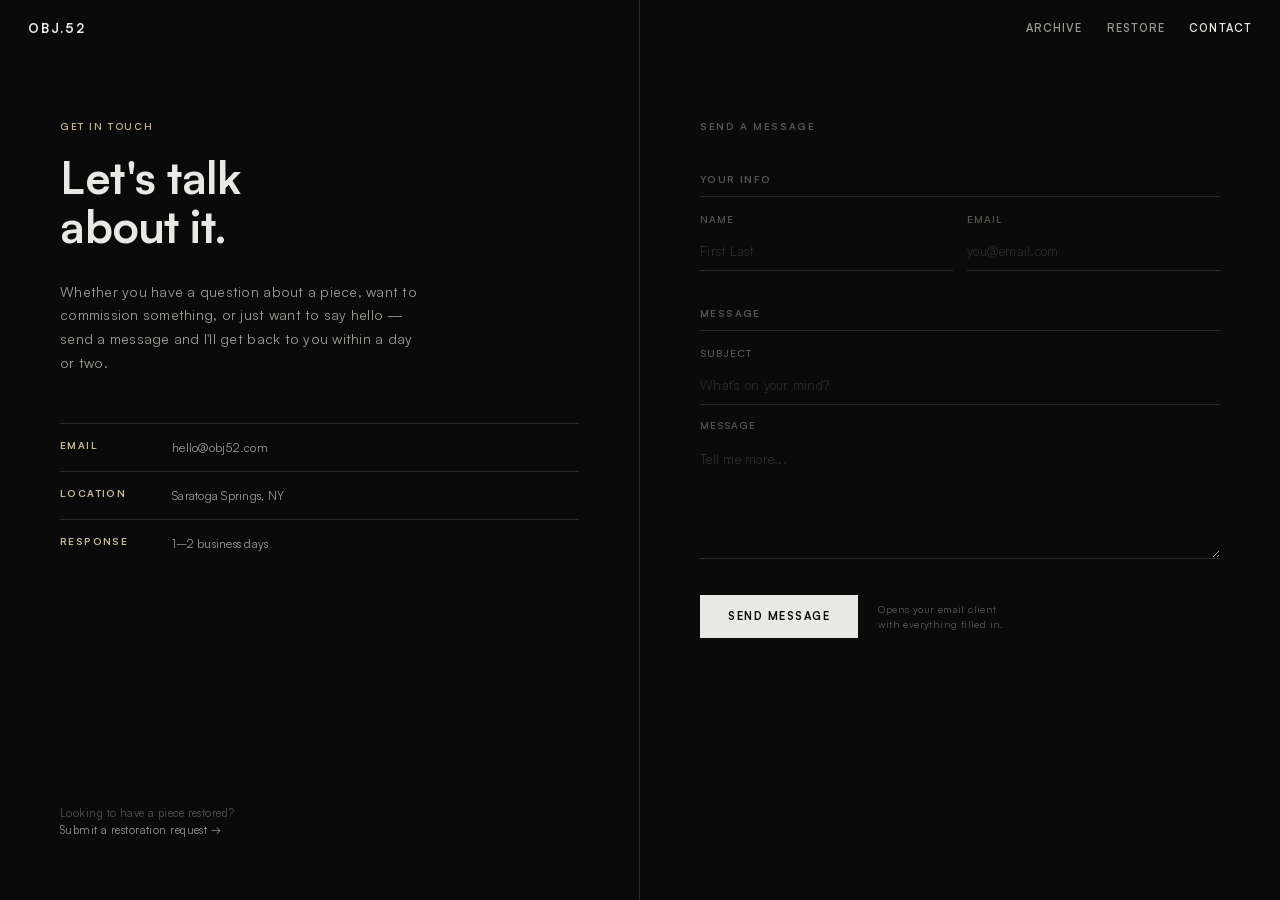
<file: contact.html>
<!DOCTYPE html>
<html lang="en">
<head>
  <meta charset="UTF-8">
  <meta name="viewport" content="width=device-width, initial-scale=1.0">
  <title>OBJ.52 — Contact</title>
  <meta name="description" content="Get in touch with OBJ.52. Questions about a piece, commissions, or anything else — hello@obj52.com">
  <meta property="og:title" content="OBJ.52 — Contact">
  <meta property="og:description" content="Questions, commissions, or just want to say hello — reach out.">
  <meta property="og:image" content="https://vincentfeliciano.github.io/OBJ/ARTIST.jpeg">
  <meta property="og:type" content="website">
  <meta name="twitter:card" content="summary_large_image">
  <link rel="icon" type="image/svg+xml" href="favicon.svg">

  <style>
    @font-face {
      font-family: 'Satoshi';
      src: url('Satoshi_Complete/Fonts/WEB/fonts/Satoshi-Variable.woff2') format('woff2'),
           url('Satoshi_Complete/Fonts/WEB/fonts/Satoshi-Variable.woff') format('woff');
      font-weight: 300 900;
      font-style: normal;
      font-display: swap;
    }
    @font-face {
      font-family: 'Satoshi';
      src: url('Satoshi_Complete/Fonts/WEB/fonts/Satoshi-VariableItalic.woff2') format('woff2'),
           url('Satoshi_Complete/Fonts/WEB/fonts/Satoshi-VariableItalic.woff') format('woff');
      font-weight: 300 900;
      font-style: italic;
      font-display: swap;
    }
  </style>

  <style>
    *, *::before, *::after { box-sizing: border-box; margin: 0; padding: 0; }

    :root {
      --black:     #0a0a0a;
      --white:     #f5f5f2;
      --gray-100:  #e8e8e5;
      --gray-200:  #d0d0cc;
      --gray-400:  #999994;
      --gray-600:  #555550;
      --gray-800:  #2a2a28;
      --accent:    #c8b89a;
    }

    html, body {
      height: 100%;
      background: var(--black);
      color: var(--gray-100);
      font-family: 'Satoshi', -apple-system, sans-serif;
      font-size: 13px;
      letter-spacing: 0.02em;
      -webkit-font-smoothing: antialiased;
    }

    /* ── Nav ── */
    .c-nav {
      position: fixed;
      top: 0; left: 0; right: 0;
      display: flex;
      align-items: center;
      justify-content: space-between;
      padding: 20px 28px;
      z-index: 50;
    }

    .c-nav-logo {
      font-size: 13px;
      font-weight: 700;
      letter-spacing: 0.14em;
      color: var(--gray-100);
      text-decoration: none;
    }

    .c-nav-links {
      display: flex;
      gap: 24px;
      align-items: center;
    }

    .c-nav-link {
      font-size: 11px;
      font-weight: 600;
      letter-spacing: 0.1em;
      color: var(--gray-400);
      text-decoration: none;
      transition: color 0.15s;
    }
    .c-nav-link:hover { color: var(--gray-100); }
    .c-nav-link.active { color: var(--gray-100); }

    /* ── Layout ── */
    .c-page {
      min-height: 100vh;
      display: grid;
      grid-template-columns: 1fr 1fr;
    }

    /* ── Left panel ── */
    .c-left {
      padding: 120px 60px 60px;
      border-right: 1px solid var(--gray-800);
      display: flex;
      flex-direction: column;
      justify-content: space-between;
      position: sticky;
      top: 0;
      height: 100vh;
    }

    .c-eyebrow {
      font-size: 10px;
      font-weight: 600;
      letter-spacing: 0.16em;
      color: var(--accent);
      margin-bottom: 20px;
    }

    .c-headline {
      font-size: clamp(28px, 3.5vw, 48px);
      font-weight: 700;
      line-height: 1.1;
      letter-spacing: -0.01em;
      margin-bottom: 28px;
    }

    .c-body {
      font-size: 14px;
      line-height: 1.7;
      color: var(--gray-400);
      max-width: 360px;
      margin-bottom: 48px;
    }

    .c-info-list {
      display: flex;
      flex-direction: column;
      gap: 0;
      margin-bottom: 40px;
    }

    .c-info-row {
      display: grid;
      grid-template-columns: 100px 1fr;
      gap: 12px;
      align-items: start;
      padding: 14px 0;
      border-top: 1px solid var(--gray-800);
    }

    .c-info-label {
      font-size: 10px;
      font-weight: 700;
      letter-spacing: 0.14em;
      color: var(--accent);
      padding-top: 1px;
    }

    .c-info-value {
      font-size: 12px;
      line-height: 1.6;
      color: var(--gray-400);
    }

    .c-info-value a {
      color: var(--gray-400);
      text-decoration: none;
      transition: color 0.15s;
    }
    .c-info-value a:hover { color: var(--gray-100); }

    .c-note {
      font-size: 11px;
      color: var(--gray-600);
      letter-spacing: 0.04em;
      line-height: 1.6;
    }

    /* ── Right panel ── */
    .c-right {
      padding: 120px 60px 60px;
      overflow-y: auto;
    }

    .c-form-title {
      font-size: 10px;
      font-weight: 700;
      letter-spacing: 0.16em;
      color: var(--gray-600);
      margin-bottom: 40px;
    }

    /* Item context banner (shown when arriving from an item) */
    .c-item-context {
      display: none;
      background: var(--gray-800);
      border: 1px solid #3a3a38;
      border-radius: 3px;
      padding: 14px 18px;
      margin-bottom: 36px;
      gap: 10px;
      align-items: flex-start;
    }
    .c-item-context.visible { display: flex; }

    .c-item-context-label {
      font-size: 9px;
      font-weight: 700;
      letter-spacing: 0.14em;
      color: var(--accent);
      white-space: nowrap;
      padding-top: 2px;
    }

    .c-item-context-name {
      font-size: 13px;
      font-weight: 600;
      color: var(--gray-100);
      line-height: 1.4;
    }

    .c-item-context-desig {
      font-size: 10px;
      color: var(--gray-600);
      letter-spacing: 0.08em;
      margin-top: 2px;
    }

    /* Form fields */
    .c-section {
      margin-bottom: 36px;
    }

    .c-section-label {
      font-size: 10px;
      font-weight: 700;
      letter-spacing: 0.14em;
      color: var(--gray-600);
      margin-bottom: 16px;
      padding-bottom: 10px;
      border-bottom: 1px solid var(--gray-800);
    }

    .c-fields {
      display: grid;
      grid-template-columns: 1fr 1fr;
      gap: 14px;
    }
    .c-fields.single { grid-template-columns: 1fr; }

    .c-field {
      display: flex;
      flex-direction: column;
      gap: 7px;
    }
    .c-field.span2 { grid-column: 1 / -1; }

    .c-field label {
      font-size: 10px;
      font-weight: 600;
      letter-spacing: 0.1em;
      color: var(--gray-600);
    }

    .c-field input,
    .c-field textarea,
    .c-field select {
      background: transparent;
      border: none;
      border-bottom: 1px solid var(--gray-800);
      color: var(--gray-100);
      font-family: inherit;
      font-size: 13px;
      padding: 10px 0;
      outline: none;
      width: 100%;
      transition: border-color 0.2s;
      letter-spacing: 0.02em;
    }
    .c-field input:focus,
    .c-field textarea:focus,
    .c-field select:focus {
      border-bottom-color: var(--accent);
    }
    .c-field input::placeholder,
    .c-field textarea::placeholder {
      color: var(--gray-800);
    }
    .c-field select option { background: #1a1a18; }
    .c-field textarea {
      resize: vertical;
      min-height: 120px;
      line-height: 1.6;
    }

    /* Subject field — slightly highlighted when pre-filled */
    #fieldSubject.prefilled {
      color: var(--accent);
    }

    /* Submit */
    .c-submit-row {
      display: flex;
      align-items: center;
      gap: 20px;
      margin-top: 36px;
    }

    .c-submit-btn {
      background: var(--gray-100);
      color: var(--black);
      border: none;
      font-family: inherit;
      font-size: 11px;
      font-weight: 700;
      letter-spacing: 0.14em;
      padding: 14px 28px;
      cursor: pointer;
      transition: background 0.2s, color 0.2s;
    }
    .c-submit-btn:hover {
      background: var(--white);
    }

    .c-submit-note {
      font-size: 10px;
      color: var(--gray-600);
      letter-spacing: 0.04em;
      line-height: 1.5;
    }

    /* Success state */
    .c-success {
      display: none;
      flex-direction: column;
      gap: 20px;
      padding: 48px 0;
    }
    .c-success.visible { display: flex; }

    .c-success-mark {
      font-size: 10px;
      font-weight: 700;
      letter-spacing: 0.18em;
      color: var(--accent);
    }

    .c-success-title {
      font-size: clamp(22px, 2.5vw, 32px);
      font-weight: 700;
      letter-spacing: -0.01em;
      line-height: 1.15;
    }

    .c-success-body {
      font-size: 14px;
      line-height: 1.7;
      color: var(--gray-400);
      max-width: 380px;
    }

    .c-success-back {
      display: inline-block;
      font-size: 11px;
      font-weight: 700;
      letter-spacing: 0.12em;
      color: var(--gray-400);
      text-decoration: none;
      margin-top: 8px;
      transition: color 0.15s;
    }
    .c-success-back:hover { color: var(--gray-100); }

    /* ── Mobile ── */
    @media (max-width: 767px) {
      .c-page { grid-template-columns: 1fr; }

      .c-left {
        position: static;
        height: auto;
        padding: 100px 28px 40px;
        border-right: none;
        border-bottom: 1px solid var(--gray-800);
      }

      .c-right {
        padding: 40px 28px 60px;
      }

      .c-fields {
        grid-template-columns: 1fr;
      }
      .c-field.span2 { grid-column: 1; }
    }
  </style>
</head>
<body>

  <nav class="c-nav">
    <a class="c-nav-logo" href="index.html">OBJ.52</a>
    <div class="c-nav-links">
      <a class="c-nav-link" href="gallery.html">ARCHIVE</a>
      <a class="c-nav-link" href="restore.html">RESTORE</a>
      <a class="c-nav-link active" href="contact.html">CONTACT</a>
    </div>
  </nav>

  <div class="c-page">

    <!-- ── Left panel ── -->
    <div class="c-left">
      <div>
        <p class="c-eyebrow">GET IN TOUCH</p>
        <h1 class="c-headline">Let's talk<br>about it.</h1>
        <p class="c-body">Whether you have a question about a piece, want to commission something, or just want to say hello — send a message and I'll get back to you within a day or two.</p>

        <div class="c-info-list">
          <div class="c-info-row">
            <span class="c-info-label">EMAIL</span>
            <span class="c-info-value"><a href="mailto:hello@obj52.com">hello@obj52.com</a></span>
          </div>
          <div class="c-info-row">
            <span class="c-info-label">LOCATION</span>
            <span class="c-info-value">Saratoga Springs, NY</span>
          </div>
          <div class="c-info-row">
            <span class="c-info-label">RESPONSE</span>
            <span class="c-info-value">1–2 business days</span>
          </div>
        </div>
      </div>

      <p class="c-note">Looking to have a piece restored?<br>
        <a href="restore.html" style="color:var(--gray-400);text-decoration:none;">Submit a restoration request →</a>
      </p>
    </div>

    <!-- ── Right panel ── -->
    <div class="c-right">

      <!-- Item context banner (injected by JS when arriving from item) -->
      <div class="c-item-context" id="itemContext">
        <span class="c-item-context-label">RE:</span>
        <div>
          <div class="c-item-context-name" id="itemContextName"></div>
          <div class="c-item-context-desig" id="itemContextDesig"></div>
        </div>
      </div>

      <p class="c-form-title">SEND A MESSAGE</p>

      <!-- Form -->
      <form id="contactForm" novalidate>

        <div class="c-section">
          <p class="c-section-label">YOUR INFO</p>
          <div class="c-fields">
            <div class="c-field">
              <label for="fieldName">NAME</label>
              <input type="text" id="fieldName" name="name" placeholder="First Last" required>
            </div>
            <div class="c-field">
              <label for="fieldEmail">EMAIL</label>
              <input type="email" id="fieldEmail" name="email" placeholder="you@email.com" required>
            </div>
          </div>
        </div>

        <div class="c-section">
          <p class="c-section-label">MESSAGE</p>
          <div class="c-fields single">
            <div class="c-field">
              <label for="fieldSubject">SUBJECT</label>
              <input type="text" id="fieldSubject" name="subject" placeholder="What's on your mind?">
            </div>
            <div class="c-field span2">
              <label for="fieldMessage">MESSAGE</label>
              <textarea id="fieldMessage" name="message" placeholder="Tell me more..." required></textarea>
            </div>
          </div>
        </div>

        <div class="c-submit-row">
          <button type="submit" class="c-submit-btn">SEND MESSAGE</button>
          <p class="c-submit-note">Opens your email client<br>with everything filled in.</p>
        </div>

      </form>

      <!-- Success state -->
      <div class="c-success" id="successState">
        <p class="c-success-mark">MESSAGE SENT</p>
        <h2 class="c-success-title">Talk soon.</h2>
        <p class="c-success-body">Your message has been sent. I'll be in touch within a couple of days.</p>
        <a class="c-success-back" href="gallery.html">← Back to archive</a>
      </div>

    </div>
  </div>

  <script>
    // ── Read URL params and pre-fill subject ──────────────────────────────────
    (function () {
      const params  = new URLSearchParams(window.location.search);
      const subject = params.get('subject');
      const name    = params.get('name');
      const desig   = params.get('designation');

      const subjectField = document.getElementById('fieldSubject');

      if (subject) {
        subjectField.value = subject;
        subjectField.classList.add('prefilled');
        subjectField.addEventListener('input', () => subjectField.classList.remove('prefilled'));
      }

      // Show item context banner
      if (name || desig) {
        document.getElementById('itemContext').classList.add('visible');
        if (name)  document.getElementById('itemContextName').textContent  = name;
        if (desig) document.getElementById('itemContextDesig').textContent = desig;
      }
    })();

    // ── Form submit → mailto ──────────────────────────────────────────────────
    document.getElementById('contactForm').addEventListener('submit', function (e) {
      e.preventDefault();

      const name    = document.getElementById('fieldName').value.trim();
      const email   = document.getElementById('fieldEmail').value.trim();
      const subject = document.getElementById('fieldSubject').value.trim() || 'Inquiry via OBJ.52';
      const message = document.getElementById('fieldMessage').value.trim();

      if (!name || !email || !message) {
        // Simple inline validation — highlight empty required fields
        [['fieldName', name], ['fieldEmail', email], ['fieldMessage', message]].forEach(([id, val]) => {
          const el = document.getElementById(id);
          el.style.borderBottomColor = val ? '' : '#c0392b';
        });
        return;
      }

      const body = [
        `Name: ${name}`,
        `Email: ${email}`,
        ``,
        message,
      ].join('\n');

      const mailto = `mailto:hello@obj52.com?subject=${encodeURIComponent(subject)}&body=${encodeURIComponent(body)}`;
      window.location.href = mailto;

      // Show success after a short delay (email client takes a moment to open)
      setTimeout(() => {
        document.getElementById('contactForm').style.display = 'none';
        document.getElementById('itemContext').style.display = 'none';
        document.querySelector('.c-form-title').style.display = 'none';
        document.getElementById('successState').classList.add('visible');
      }, 800);
    });
  </script>

</body>
</html>
</file>
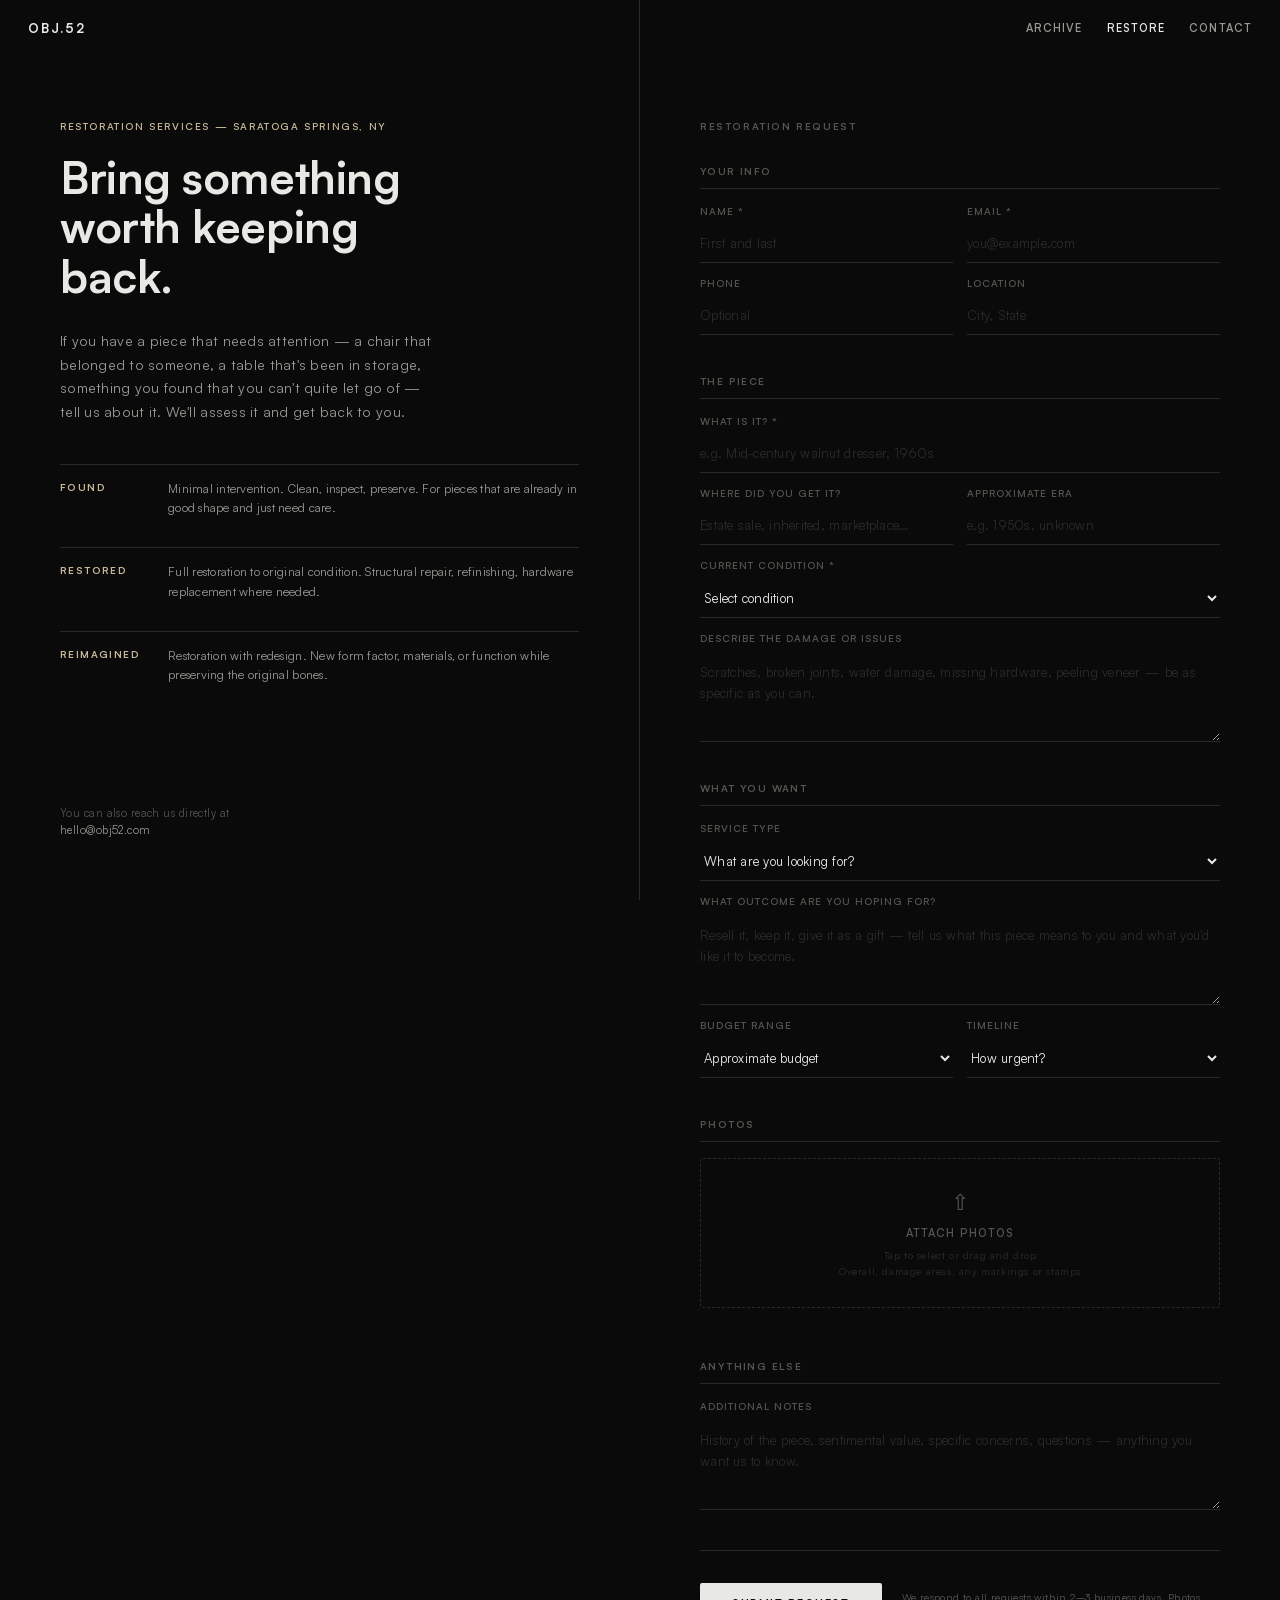
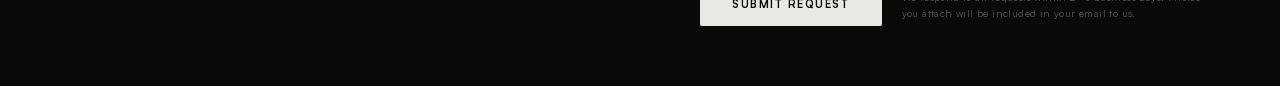
<file: restore.html>
<!DOCTYPE html>
<html lang="en">
<head>
  <meta charset="UTF-8">
  <meta name="viewport" content="width=device-width, initial-scale=1.0">
  <title>OBJ.52 — Restoration Request</title>
  <meta name="description" content="Submit a restoration request to OBJ.52. Send photos and details of your piece — furniture, objects, and found items considered.">
  <meta property="og:title" content="OBJ.52 — Restoration Request">
  <meta property="og:description" content="Have a piece that needs restoring? Tell us about it.">
  <meta property="og:image" content="https://vincentfeliciano.github.io/OBJ/ARTIST.jpeg">
  <meta property="og:type" content="website">
  <meta name="twitter:card" content="summary_large_image">
  <link rel="icon" type="image/svg+xml" href="favicon.svg">

  <style>
    @font-face {
      font-family: 'Satoshi';
      src: url('Satoshi_Complete/Fonts/WEB/fonts/Satoshi-Variable.woff2') format('woff2'),
           url('Satoshi_Complete/Fonts/WEB/fonts/Satoshi-Variable.woff') format('woff');
      font-weight: 300 900;
      font-style: normal;
      font-display: swap;
    }
    @font-face {
      font-family: 'Satoshi';
      src: url('Satoshi_Complete/Fonts/WEB/fonts/Satoshi-VariableItalic.woff2') format('woff2'),
           url('Satoshi_Complete/Fonts/WEB/fonts/Satoshi-VariableItalic.woff') format('woff');
      font-weight: 300 900;
      font-style: italic;
      font-display: swap;
    }
  </style>

  <style>
    *, *::before, *::after { box-sizing: border-box; margin: 0; padding: 0; }

    :root {
      --black:     #0a0a0a;
      --white:     #f5f5f2;
      --gray-100:  #e8e8e5;
      --gray-200:  #d0d0cc;
      --gray-400:  #999994;
      --gray-600:  #555550;
      --gray-800:  #2a2a28;
      --accent:    #c8b89a;
    }

    html, body {
      height: 100%;
      background: var(--black);
      color: var(--gray-100);
      font-family: 'Satoshi', -apple-system, sans-serif;
      font-size: 13px;
      letter-spacing: 0.02em;
      -webkit-font-smoothing: antialiased;
    }

    /* ── Nav ── */
    .r-nav {
      position: fixed;
      top: 0; left: 0; right: 0;
      display: flex;
      align-items: center;
      justify-content: space-between;
      padding: 20px 28px;
      z-index: 50;
      mix-blend-mode: normal;
    }

    .r-nav-logo {
      font-size: 13px;
      font-weight: 700;
      letter-spacing: 0.14em;
      color: var(--gray-100);
      text-decoration: none;
    }

    .r-nav-links {
      display: flex;
      gap: 24px;
      align-items: center;
    }

    .r-nav-link {
      font-size: 11px;
      font-weight: 600;
      letter-spacing: 0.1em;
      color: var(--gray-400);
      text-decoration: none;
      transition: color 0.15s;
    }
    .r-nav-link:hover { color: var(--gray-100); }
    .r-nav-link.active { color: var(--gray-100); }

    /* ── Layout ── */
    .r-page {
      min-height: 100vh;
      display: grid;
      grid-template-columns: 1fr 1fr;
    }

    /* ── Left panel ── */
    .r-left {
      padding: 120px 60px 60px;
      border-right: 1px solid var(--gray-800);
      display: flex;
      flex-direction: column;
      justify-content: space-between;
      position: sticky;
      top: 0;
      height: 100vh;
    }

    .r-eyebrow {
      font-size: 10px;
      font-weight: 600;
      letter-spacing: 0.16em;
      color: var(--accent);
      margin-bottom: 20px;
    }

    .r-headline {
      font-size: clamp(28px, 3.5vw, 48px);
      font-weight: 700;
      line-height: 1.1;
      letter-spacing: -0.01em;
      margin-bottom: 28px;
    }

    .r-body {
      font-size: 14px;
      line-height: 1.7;
      color: var(--gray-400);
      max-width: 380px;
      margin-bottom: 40px;
    }

    .r-tiers {
      display: flex;
      flex-direction: column;
      gap: 16px;
      margin-bottom: 40px;
    }

    .r-tier {
      display: grid;
      grid-template-columns: 96px 1fr;
      gap: 12px;
      align-items: start;
      padding: 14px 0;
      border-top: 1px solid var(--gray-800);
    }

    .r-tier-label {
      font-size: 10px;
      font-weight: 700;
      letter-spacing: 0.14em;
      color: var(--accent);
      padding-top: 2px;
    }

    .r-tier-desc {
      font-size: 12px;
      line-height: 1.6;
      color: var(--gray-400);
    }

    .r-contact-note {
      font-size: 11px;
      color: var(--gray-600);
      letter-spacing: 0.04em;
      line-height: 1.6;
    }

    .r-contact-note a {
      color: var(--gray-400);
      text-decoration: none;
    }
    .r-contact-note a:hover { color: var(--gray-100); }

    /* ── Right panel (form) ── */
    .r-right {
      padding: 120px 60px 60px;
      overflow-y: auto;
    }

    .r-form-title {
      font-size: 10px;
      font-weight: 700;
      letter-spacing: 0.16em;
      color: var(--gray-600);
      margin-bottom: 32px;
    }

    .r-section {
      margin-bottom: 40px;
    }

    .r-section-label {
      font-size: 10px;
      font-weight: 700;
      letter-spacing: 0.14em;
      color: var(--gray-600);
      margin-bottom: 16px;
      padding-bottom: 10px;
      border-bottom: 1px solid var(--gray-800);
    }

    .r-fields {
      display: grid;
      grid-template-columns: 1fr 1fr;
      gap: 14px;
    }
    .r-fields.single { grid-template-columns: 1fr; }

    .r-field {
      display: flex;
      flex-direction: column;
      gap: 7px;
    }
    .r-field.span2 { grid-column: 1 / -1; }

    .r-field label {
      font-size: 10px;
      font-weight: 600;
      letter-spacing: 0.1em;
      color: var(--gray-600);
    }

    .r-field input,
    .r-field textarea,
    .r-field select {
      background: transparent;
      border: none;
      border-bottom: 1px solid var(--gray-800);
      color: var(--gray-100);
      font-family: inherit;
      font-size: 13px;
      padding: 10px 0;
      outline: none;
      width: 100%;
      transition: border-color 0.2s;
      letter-spacing: 0.02em;
    }
    .r-field input:focus,
    .r-field textarea:focus,
    .r-field select:focus {
      border-bottom-color: var(--accent);
    }
    .r-field input::placeholder,
    .r-field textarea::placeholder {
      color: var(--gray-800);
    }
    .r-field select option { background: #1a1a18; }
    .r-field textarea {
      resize: vertical;
      min-height: 90px;
      line-height: 1.6;
    }

    /* Photo upload */
    .r-upload-zone {
      border: 1px dashed var(--gray-800);
      border-radius: 3px;
      padding: 28px 20px;
      text-align: center;
      cursor: pointer;
      transition: border-color 0.2s, background 0.2s;
      position: relative;
    }
    .r-upload-zone:hover {
      border-color: var(--gray-600);
      background: rgba(255,255,255,0.02);
    }
    .r-upload-zone.has-files {
      border-color: var(--accent);
      background: rgba(200,184,154,0.04);
    }

    .r-upload-zone input[type="file"] {
      position: absolute;
      inset: 0;
      opacity: 0;
      cursor: pointer;
      width: 100%;
      height: 100%;
    }

    .r-upload-icon {
      font-size: 22px;
      margin-bottom: 10px;
      color: var(--gray-600);
    }
    .r-upload-text {
      font-size: 11px;
      font-weight: 600;
      letter-spacing: 0.1em;
      color: var(--gray-600);
      margin-bottom: 6px;
    }
    .r-upload-sub {
      font-size: 10px;
      color: var(--gray-800);
      letter-spacing: 0.06em;
      line-height: 1.6;
    }
    .r-file-list {
      margin-top: 12px;
      display: flex;
      flex-direction: column;
      gap: 6px;
    }
    .r-file-item {
      display: flex;
      align-items: center;
      justify-content: space-between;
      font-size: 11px;
      color: var(--gray-400);
      letter-spacing: 0.04em;
      padding: 6px 0;
      border-top: 1px solid var(--gray-800);
    }
    .r-file-remove {
      background: none;
      border: none;
      color: var(--gray-600);
      cursor: pointer;
      font-size: 14px;
      padding: 0 4px;
      line-height: 1;
    }
    .r-file-remove:hover { color: var(--gray-100); }

    /* Submit */
    .r-submit-row {
      display: flex;
      align-items: center;
      gap: 20px;
      padding-top: 32px;
      border-top: 1px solid var(--gray-800);
    }

    .r-submit-btn {
      background: var(--gray-100);
      color: var(--black);
      border: none;
      font-family: inherit;
      font-size: 11px;
      font-weight: 700;
      letter-spacing: 0.14em;
      padding: 14px 32px;
      cursor: pointer;
      border-radius: 2px;
      transition: opacity 0.15s;
    }
    .r-submit-btn:hover { opacity: 0.85; }
    .r-submit-btn:active { opacity: 0.7; }

    .r-submit-note {
      font-size: 10px;
      color: var(--gray-600);
      letter-spacing: 0.04em;
      line-height: 1.6;
      flex: 1;
    }

    /* Success state */
    .r-success {
      display: none;
      flex-direction: column;
      align-items: flex-start;
      gap: 16px;
      padding: 40px 0;
    }
    .r-success.visible { display: flex; }
    .r-success-mark {
      width: 40px;
      height: 40px;
      border: 1px solid var(--accent);
      border-radius: 50%;
      display: flex;
      align-items: center;
      justify-content: center;
      font-size: 16px;
      color: var(--accent);
    }
    .r-success h3 {
      font-size: 18px;
      font-weight: 700;
      letter-spacing: -0.01em;
    }
    .r-success p {
      font-size: 13px;
      color: var(--gray-400);
      line-height: 1.7;
      max-width: 400px;
    }
    .r-success-back {
      font-size: 11px;
      font-weight: 600;
      letter-spacing: 0.1em;
      color: var(--gray-400);
      text-decoration: none;
      margin-top: 8px;
      transition: color 0.15s;
    }
    .r-success-back:hover { color: var(--gray-100); }

    /* Responsive */
    @media (max-width: 860px) {
      .r-page { grid-template-columns: 1fr; }
      .r-left {
        position: static;
        height: auto;
        padding: 100px 28px 40px;
        border-right: none;
        border-bottom: 1px solid var(--gray-800);
      }
      .r-right { padding: 40px 28px 60px; }
      .r-fields { grid-template-columns: 1fr; }
      .r-field.span2 { grid-column: 1; }
    }
  </style>
</head>
<body>

  <!-- Nav -->
  <nav class="r-nav">
    <a class="r-nav-logo" href="index.html">OBJ.52</a>
    <div class="r-nav-links">
      <a class="r-nav-link" href="gallery.html">ARCHIVE</a>
      <a class="r-nav-link active" href="restore.html">RESTORE</a>
      <a class="r-nav-link" href="contact.html">CONTACT</a>
    </div>
  </nav>

  <div class="r-page">

    <!-- Left panel -->
    <div class="r-left">
      <div>
        <div class="r-eyebrow">RESTORATION SERVICES — SARATOGA SPRINGS, NY</div>
        <h1 class="r-headline">Bring something<br>worth keeping<br>back.</h1>
        <p class="r-body">
          If you have a piece that needs attention — a chair that belonged to someone, a table that's been in storage, something you found that you can't quite let go of — tell us about it. We'll assess it and get back to you.
        </p>

        <div class="r-tiers">
          <div class="r-tier">
            <div class="r-tier-label">FOUND</div>
            <div class="r-tier-desc">Minimal intervention. Clean, inspect, preserve. For pieces that are already in good shape and just need care.</div>
          </div>
          <div class="r-tier">
            <div class="r-tier-label">RESTORED</div>
            <div class="r-tier-desc">Full restoration to original condition. Structural repair, refinishing, hardware replacement where needed.</div>
          </div>
          <div class="r-tier">
            <div class="r-tier-label">REIMAGINED</div>
            <div class="r-tier-desc">Restoration with redesign. New form factor, materials, or function while preserving the original bones.</div>
          </div>
        </div>
      </div>

      <p class="r-contact-note">
        You can also reach us directly at<br>
        <a href="mailto:hello@obj52.com">hello@obj52.com</a>
      </p>
    </div>

    <!-- Right panel / form -->
    <div class="r-right">
      <div class="r-form-title">RESTORATION REQUEST</div>

      <form id="restoreForm" novalidate>

        <!-- Contact -->
        <div class="r-section">
          <div class="r-section-label">YOUR INFO</div>
          <div class="r-fields">
            <div class="r-field">
              <label>NAME *</label>
              <input type="text" name="name" placeholder="First and last" required>
            </div>
            <div class="r-field">
              <label>EMAIL *</label>
              <input type="email" name="email" placeholder="you@example.com" required>
            </div>
            <div class="r-field">
              <label>PHONE</label>
              <input type="tel" name="phone" placeholder="Optional">
            </div>
            <div class="r-field">
              <label>LOCATION</label>
              <input type="text" name="location" placeholder="City, State">
            </div>
          </div>
        </div>

        <!-- Item -->
        <div class="r-section">
          <div class="r-section-label">THE PIECE</div>
          <div class="r-fields">
            <div class="r-field span2">
              <label>WHAT IS IT? *</label>
              <input type="text" name="item" placeholder="e.g. Mid-century walnut dresser, 1960s" required>
            </div>
            <div class="r-field">
              <label>WHERE DID YOU GET IT?</label>
              <input type="text" name="source" placeholder="Estate sale, inherited, marketplace…">
            </div>
            <div class="r-field">
              <label>APPROXIMATE ERA</label>
              <input type="text" name="era" placeholder="e.g. 1950s, unknown">
            </div>
            <div class="r-field span2">
              <label>CURRENT CONDITION *</label>
              <select name="condition" required>
                <option value="" disabled selected>Select condition</option>
                <option value="Good — minor wear only">Good — minor wear only</option>
                <option value="Fair — visible damage but structurally sound">Fair — visible damage but structurally sound</option>
                <option value="Poor — significant damage, may need structural work">Poor — significant damage, may need structural work</option>
                <option value="Unknown — needs assessment">Unknown — needs assessment</option>
              </select>
            </div>
            <div class="r-field span2">
              <label>DESCRIBE THE DAMAGE OR ISSUES</label>
              <textarea name="damage" placeholder="Scratches, broken joints, water damage, missing hardware, peeling veneer — be as specific as you can."></textarea>
            </div>
          </div>
        </div>

        <!-- Request -->
        <div class="r-section">
          <div class="r-section-label">WHAT YOU WANT</div>
          <div class="r-fields">
            <div class="r-field span2">
              <label>SERVICE TYPE</label>
              <select name="service">
                <option value="" disabled selected>What are you looking for?</option>
                <option value="FOUND — Clean and preserve only">FOUND — Clean and preserve only</option>
                <option value="RESTORED — Full restoration to original">RESTORED — Full restoration to original</option>
                <option value="REIMAGINED — Restoration with redesign">REIMAGINED — Restoration with redesign</option>
                <option value="Not sure — need your assessment">Not sure — need your assessment</option>
              </select>
            </div>
            <div class="r-field span2">
              <label>WHAT OUTCOME ARE YOU HOPING FOR?</label>
              <textarea name="outcome" placeholder="Resell it, keep it, give it as a gift — tell us what this piece means to you and what you'd like it to become."></textarea>
            </div>
            <div class="r-field">
              <label>BUDGET RANGE</label>
              <select name="budget">
                <option value="" disabled selected>Approximate budget</option>
                <option value="Under $500">Under $500</option>
                <option value="$500 – $1,000">$500 – $1,000</option>
                <option value="$1,000 – $2,500">$1,000 – $2,500</option>
                <option value="$2,500+">$2,500+</option>
                <option value="Flexible / open to discussion">Flexible / open to discussion</option>
              </select>
            </div>
            <div class="r-field">
              <label>TIMELINE</label>
              <select name="timeline">
                <option value="" disabled selected>How urgent?</option>
                <option value="No rush — whenever works">No rush — whenever works</option>
                <option value="Within a few months">Within a few months</option>
                <option value="Within 4–6 weeks">Within 4–6 weeks</option>
                <option value="As soon as possible">As soon as possible</option>
              </select>
            </div>
          </div>
        </div>

        <!-- Photos -->
        <div class="r-section">
          <div class="r-section-label">PHOTOS</div>
          <div class="r-upload-zone" id="uploadZone">
            <input type="file" id="photoInput" name="photos" multiple accept="image/*,.heic,.heif">
            <div class="r-upload-icon">&#8679;</div>
            <div class="r-upload-text">ATTACH PHOTOS</div>
            <div class="r-upload-sub">
              Tap to select or drag and drop<br>
              Overall, damage areas, any markings or stamps
            </div>
          </div>
          <div class="r-file-list" id="fileList"></div>
        </div>

        <!-- Additional -->
        <div class="r-section">
          <div class="r-section-label">ANYTHING ELSE</div>
          <div class="r-fields single">
            <div class="r-field">
              <label>ADDITIONAL NOTES</label>
              <textarea name="notes" placeholder="History of the piece, sentimental value, specific concerns, questions — anything you want us to know."></textarea>
            </div>
          </div>
        </div>

        <!-- Submit -->
        <div class="r-submit-row">
          <button type="submit" class="r-submit-btn">SUBMIT REQUEST</button>
          <p class="r-submit-note">
            We respond to all requests within 2–3 business days. Photos you attach will be included in your email to us.
          </p>
        </div>

      </form>

      <!-- Success -->
      <div class="r-success" id="successMsg">
        <div class="r-success-mark">✓</div>
        <h3>Request sent.</h3>
        <p>We received your restoration request and will get back to you within 2–3 business days. If you have additional photos, you can send them directly to <a href="mailto:hello@obj52.com" style="color:var(--accent);text-decoration:none;">hello@obj52.com</a>.</p>
        <a class="r-success-back" href="gallery.html">← BACK TO ARCHIVE</a>
      </div>

    </div>
  </div>

  <script>
    /* ── Photo file picker ── */
    const photoInput  = document.getElementById('photoInput');
    const uploadZone  = document.getElementById('uploadZone');
    const fileListEl  = document.getElementById('fileList');
    let selectedFiles = [];

    photoInput.addEventListener('change', () => {
      const incoming = [...photoInput.files];
      incoming.forEach(f => {
        if (!selectedFiles.find(x => x.name === f.name && x.size === f.size)) {
          selectedFiles.push(f);
        }
      });
      renderFileList();
      photoInput.value = '';
    });

    function renderFileList() {
      fileListEl.innerHTML = '';
      selectedFiles.forEach((f, i) => {
        const row = document.createElement('div');
        row.className = 'r-file-item';
        const name = document.createElement('span');
        name.textContent = f.name;
        const btn = document.createElement('button');
        btn.className = 'r-file-remove';
        btn.textContent = '×';
        btn.type = 'button';
        btn.addEventListener('click', () => {
          selectedFiles.splice(i, 1);
          renderFileList();
        });
        row.appendChild(name);
        row.appendChild(btn);
        fileListEl.appendChild(row);
      });
      uploadZone.classList.toggle('has-files', selectedFiles.length > 0);
    }

    /* ── Form submit → mailto ── */
    document.getElementById('restoreForm').addEventListener('submit', (e) => {
      e.preventDefault();
      const form = e.target;

      const get = name => (form.elements[name]?.value || '').trim();

      const name       = get('name');
      const email      = get('email');

      if (!name || !email) {
        alert('Please fill in your name and email.');
        return;
      }
      if (!get('item') || !get('condition')) {
        alert('Please describe the piece and its condition.');
        return;
      }

      const fileNames = selectedFiles.length
        ? selectedFiles.map(f => f.name).join(', ')
        : 'None attached — will send separately';

      const body = [
        `NAME: ${name}`,
        `EMAIL: ${email}`,
        `PHONE: ${get('phone') || '—'}`,
        `LOCATION: ${get('location') || '—'}`,
        '',
        '── THE PIECE ──────────────────',
        `ITEM: ${get('item')}`,
        `SOURCE: ${get('source') || '—'}`,
        `ERA: ${get('era') || '—'}`,
        `CONDITION: ${get('condition')}`,
        `DAMAGE / ISSUES: ${get('damage') || '—'}`,
        '',
        '── REQUEST ─────────────────────',
        `SERVICE: ${get('service') || '—'}`,
        `OUTCOME: ${get('outcome') || '—'}`,
        `BUDGET: ${get('budget') || '—'}`,
        `TIMELINE: ${get('timeline') || '—'}`,
        '',
        '── PHOTOS ──────────────────────',
        `FILES: ${fileNames}`,
        '',
        '── NOTES ───────────────────────',
        get('notes') || '—',
      ].join('\n');

      const subject = encodeURIComponent(`Restoration Request — ${get('item')}`);
      const bodyEnc = encodeURIComponent(body);

      window.location.href = `mailto:hello@obj52.com?subject=${subject}&body=${bodyEnc}`;

      /* Show success after brief delay (email client opens) */
      setTimeout(() => {
        document.getElementById('restoreForm').style.display = 'none';
        document.getElementById('successMsg').classList.add('visible');
      }, 800);
    });
  </script>
</body>
</html>
</file>
